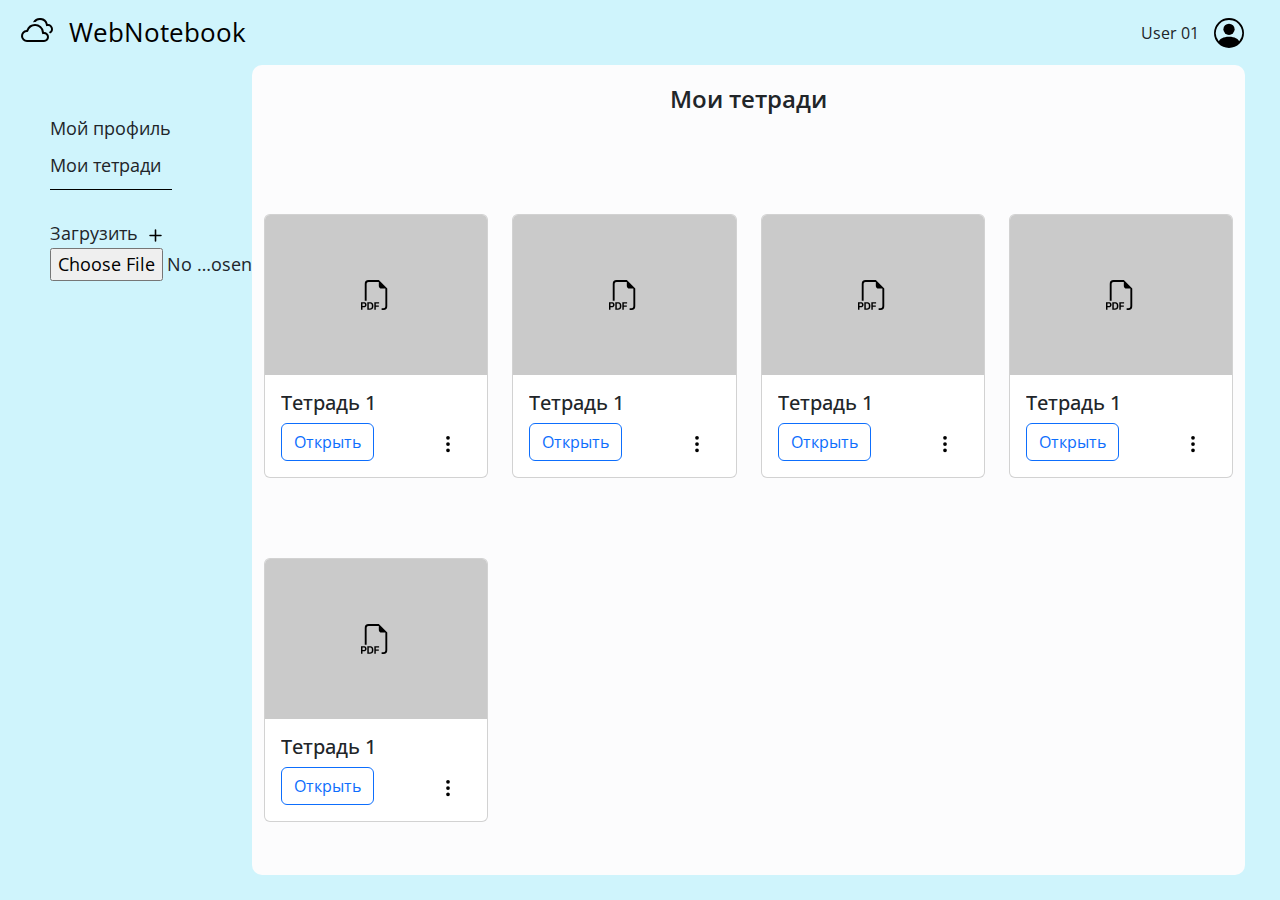
<file: index.html>
<!DOCTYPE html>
<html lang="en">
<head>
    <meta charset="UTF-8">
    <meta http-equiv="X-UA-Compatible" content="IE=edge">
    <meta name="viewport" content="width=device-width, initial-scale=1.0">
    <link rel="stylesheet" href="styles/bootstrap.min.css">
    <link rel="stylesheet" href="styles/style.css">
    <title>WebNotebook</title>
</head>
<body class="bg-info-subtle">
    <header>
        <nav class="navbar bg-info-subtle">
            <div class="container-fluid">
              <a class="navbar-brand" href="#">
                <img src="sources/icons/clouds.svg" alt="Logo" width="50" height="32" class="d-inline-block align-text-top">
                WebNotebook
              </a>
              <div class="authorized-user" id="authorized">
                <span></span>
                <img src="sources/icons/person-circle.svg" alt="profile-pic" width="30">
              </div>
              <div class="authorized-user" id="unauthorized">
                <a href="login.html" class="btn btn-outline-primary">Войти</a>
              </div>
            </div>
          </nav>
    </header>
    <main class="main">

      <div class="sidebar">
        <ul class="nav-sidebar">
            <li class="nav-sidebar__link"><a href="signin.html">Мой профиль</a></li>
            <li class="nav-sidebar__link"><a href="#">Мои тетради</a></li>
        </ul>
        <div class="sidebar__line"></div>
        
        <label for="input-file">Загрузить <img src="sources/icons/plus.svg" alt="" width="25"></label>
        <input type="file" id="input-file" name="input-file" accept="application/pdf">

        <!-- <a href="#" class="sidebar__btn btn btn-outline-primary">
          Загрузить      
          <img src="sources/icons/plus.svg" alt="" width="25"> 
        </a> -->
      </div>

      <div class="body bg-light-subtle">
          <h3 class="body__title">Мои тетради</h3>

          <div class="notes row">

            <div class="note-wrapper col-xl-3 col-md-4">
              <div class="note-card card" style="width: 18rem;">
                <div class="note-card__pic card-img-top">
                  <img src="sources/icons/doc.svg" alt="doc" width="30">
                </div>
                <div class="card-body">
                  <h5 class="card-title">Тетрадь 1</h5>
                  <div class="card__btn-group">
                    <a href="notebook.html" class="btn btn-outline-primary">Открыть</a>
                    <div class="dropdown">
                      <a class="btn" href="#" role="button" id="dropdownMenuLink" data-bs-toggle="dropdown" aria-expanded="false">
                        <img src="sources/icons/three-dots-vertical.svg" alt="" width="20">
                      </a>
                      <ul class="dropdown-menu">
                        <li><a class="dropdown-item" href="#">Редактировать</a></li>
                        <li><a class="dropdown-item" href="#">Скачать</a></li>
                        <li><hr class="dropdown-divider"></li>
                        <li><a class="dropdown-item" href="#">Удалить</a></li>
                      </ul>
                    </div>
                  </div>
                </div>
              </div>
            </div>

            <div class="note-wrapper col-xl-3 col-md-4">
              <div class="note-card card" style="width: 18rem;">
                <div class="note-card__pic card-img-top">
                  <img src="sources/icons/doc.svg" alt="doc" width="30">
                </div>
                <div class="card-body">
                  <h5 class="card-title">Тетрадь 1</h5>
                  <div class="card__btn-group">
                    <a href="notebook.html" class="btn btn-outline-primary">Открыть</a>
                    <div class="dropdown">
                      <a class="btn" href="#" role="button" id="dropdownMenuLink" data-bs-toggle="dropdown" aria-expanded="false">
                        <img src="sources/icons/three-dots-vertical.svg" alt="" width="20">
                      </a>
                      <ul class="dropdown-menu">
                        <li><a class="dropdown-item" href="#">Редактировать</a></li>
                        <li><a class="dropdown-item" href="#">Скачать</a></li>
                        <li><hr class="dropdown-divider"></li>
                        <li><a class="dropdown-item" href="#">Удалить</a></li>
                      </ul>
                    </div>
                  </div>
                </div>
              </div>
            </div>

            <div class="note-wrapper col-xl-3 col-md-4">
              <div class="note-card card" style="width: 18rem;">
                <div class="note-card__pic card-img-top">
                  <img src="sources/icons/doc.svg" alt="doc" width="30">
                </div>
                <div class="card-body">
                  <h5 class="card-title">Тетрадь 1</h5>
                  <div class="card__btn-group">
                    <a href="notebook.html" class="btn btn-outline-primary">Открыть</a>
                    <div class="dropdown">
                      <a class="btn" href="#" role="button" id="dropdownMenuLink" data-bs-toggle="dropdown" aria-expanded="false">
                        <img src="sources/icons/three-dots-vertical.svg" alt="" width="20">
                      </a>
                      <ul class="dropdown-menu">
                        <li><a class="dropdown-item" href="#">Редактировать</a></li>
                        <li><a class="dropdown-item" href="#">Скачать</a></li>
                        <li><hr class="dropdown-divider"></li>
                        <li><a class="dropdown-item" href="#">Удалить</a></li>
                      </ul>
                    </div>
                  </div>
                </div>
              </div>
            </div>

            <div class="note-wrapper col-xl-3 col-md-4">
              <div class="note-card card" style="width: 18rem;">
                <div class="note-card__pic card-img-top">
                  <img src="sources/icons/doc.svg" alt="doc" width="30">
                </div>
                <div class="card-body">
                  <h5 class="card-title">Тетрадь 1</h5>
                  <div class="card__btn-group">
                    <a href="notebook.html" class="btn btn-outline-primary">Открыть</a>
                    <div class="dropdown">
                      <a class="btn" href="#" role="button" id="dropdownMenuLink" data-bs-toggle="dropdown" aria-expanded="false">
                        <img src="sources/icons/three-dots-vertical.svg" alt="" width="20">
                      </a>
                      <ul class="dropdown-menu">
                        <li><a class="dropdown-item" href="#">Редактировать</a></li>
                        <li><a class="dropdown-item" href="#">Скачать</a></li>
                        <li><hr class="dropdown-divider"></li>
                        <li><a class="dropdown-item" href="#">Удалить</a></li>
                      </ul>
                    </div>
                  </div>
                </div>
              </div>
            </div>

            <div class="note-wrapper col-xl-3 col-md-4">
              <div class="note-card card" style="width: 18rem;">
                <div class="note-card__pic card-img-top">
                  <img src="sources/icons/doc.svg" alt="doc" width="30">
                </div>
                <div class="card-body">
                  <h5 class="card-title">Тетрадь 1</h5>
                  <div class="card__btn-group">
                    <a href="notebook.html" class="btn btn-outline-primary">Открыть</a>
                    <div class="dropdown">
                      <a class="btn" href="#" role="button" id="dropdownMenuLink" data-bs-toggle="dropdown" aria-expanded="false">
                        <img src="sources/icons/three-dots-vertical.svg" alt="" width="20">
                      </a>
                      <ul class="dropdown-menu">
                        <li><a class="dropdown-item" href="#">Редактировать</a></li>
                        <li><a class="dropdown-item" href="#">Скачать</a></li>
                        <li><hr class="dropdown-divider"></li>
                        <li><a class="dropdown-item" href="#">Удалить</a></li>
                      </ul>
                    </div>
                  </div>
                </div>
              </div>
            </div>

          </div>
      </div>
    </main>

  <script src="scripts/bootstrap.bundle.min.js"></script>
  <script src="scripts/user.js"></script>
</body>
</html>
</file>
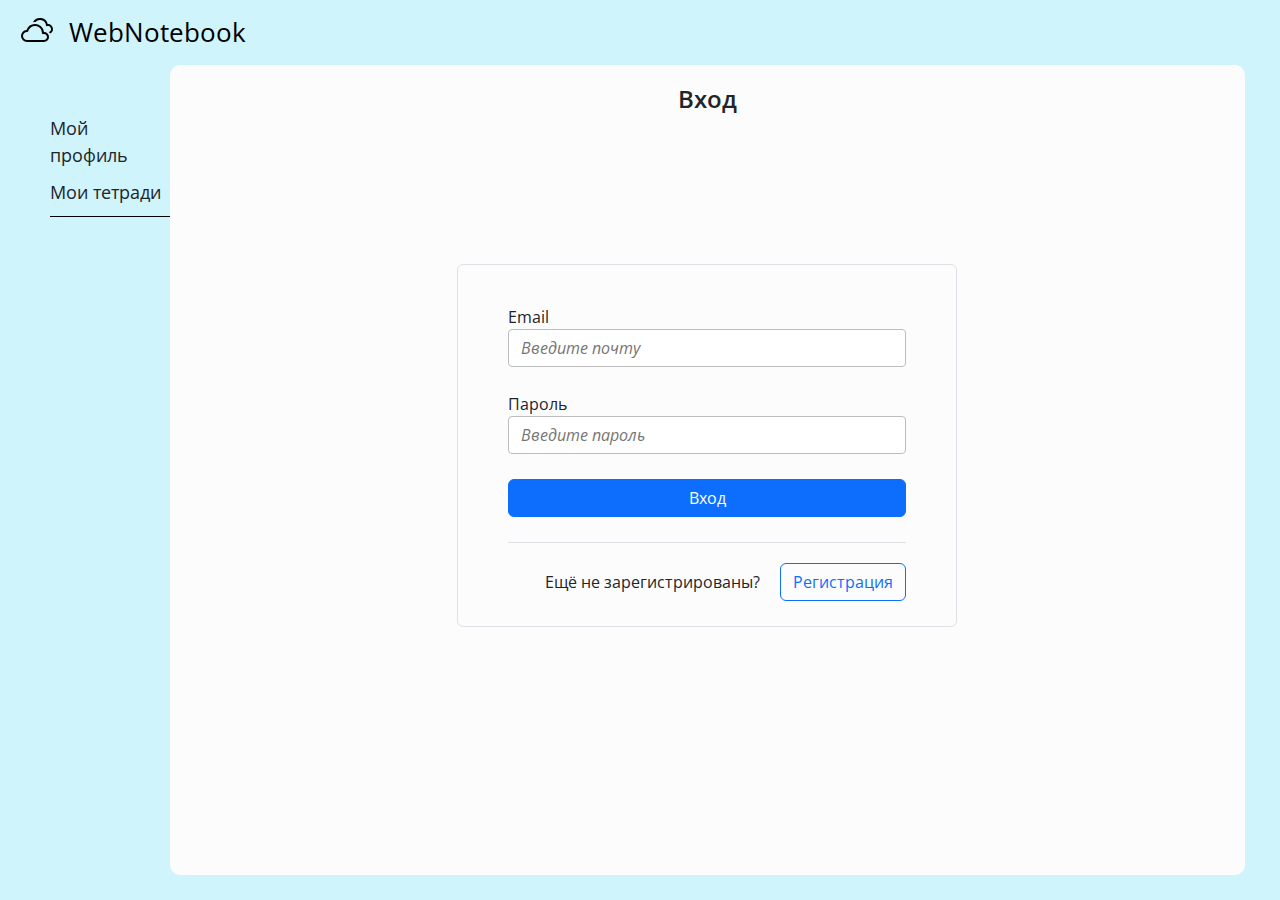
<file: login.html>
<!DOCTYPE html>
<html lang="en">
<head>
    <meta charset="UTF-8">
    <meta http-equiv="X-UA-Compatible" content="IE=edge">
    <meta name="viewport" content="width=device-width, initial-scale=1.0">
    <link rel="stylesheet" href="styles/bootstrap.min.css">
    <link rel="stylesheet" href="styles/style.css">
    <title>WebNotebook</title>
</head>
<body class="bg-info-subtle">
    <header>
        <nav class="navbar bg-info-subtle">
            <div class="container-fluid">
              <a class="navbar-brand" href="index.html">
                <img src="sources/icons/clouds.svg" alt="Logo" width="50" height="32" class="d-inline-block align-text-top">
                WebNotebook
              </a>
              
            </div>
          </nav>
    </header>
    <main class="main">
        <div class="sidebar">
            <ul class="nav-sidebar">
                <li class="nav-sidebar__link"><a href="profile.html">Мой профиль</a></li>
                <li class="nav-sidebar__link"><a href="index.html">Мои тетради</a></li>
            </ul>
            <div class="sidebar__line"></div>
          </div>

        <div class="body bg-light-subtle">
          <h3 class="body__title">Вход</h3>
          
          <div class="signin-wrapper border rounded">
            <form action="#" class="signin" autocomplete="on">

              <div class="signin__input-wrapper">
                <label for="uemail">Email</label>
                <input type="email" name="uemail" required="required" class="signin__input" placeholder="Введите почту">
              </div>

              <div class="signin__input-wrapper">
                <label for="upassword">Пароль</label>
                <input type="password" name="upassword" required="required" class="signin__input" placeholder="Введите пароль">
              </div>

              <div class="signin__input-wrapper">
                <input type="submit" value="Вход" class="btn btn-primary">
              </div>
            </form>

            <div class="to-signin border-top">
              <span>Ещё не зарегистрированы?</span>
              <a href="signin.html" class="btn btn-outline-primary">Регистрация</a>
            </div>
          </div>
        </div>
    </main>
</body>
</html>
</file>
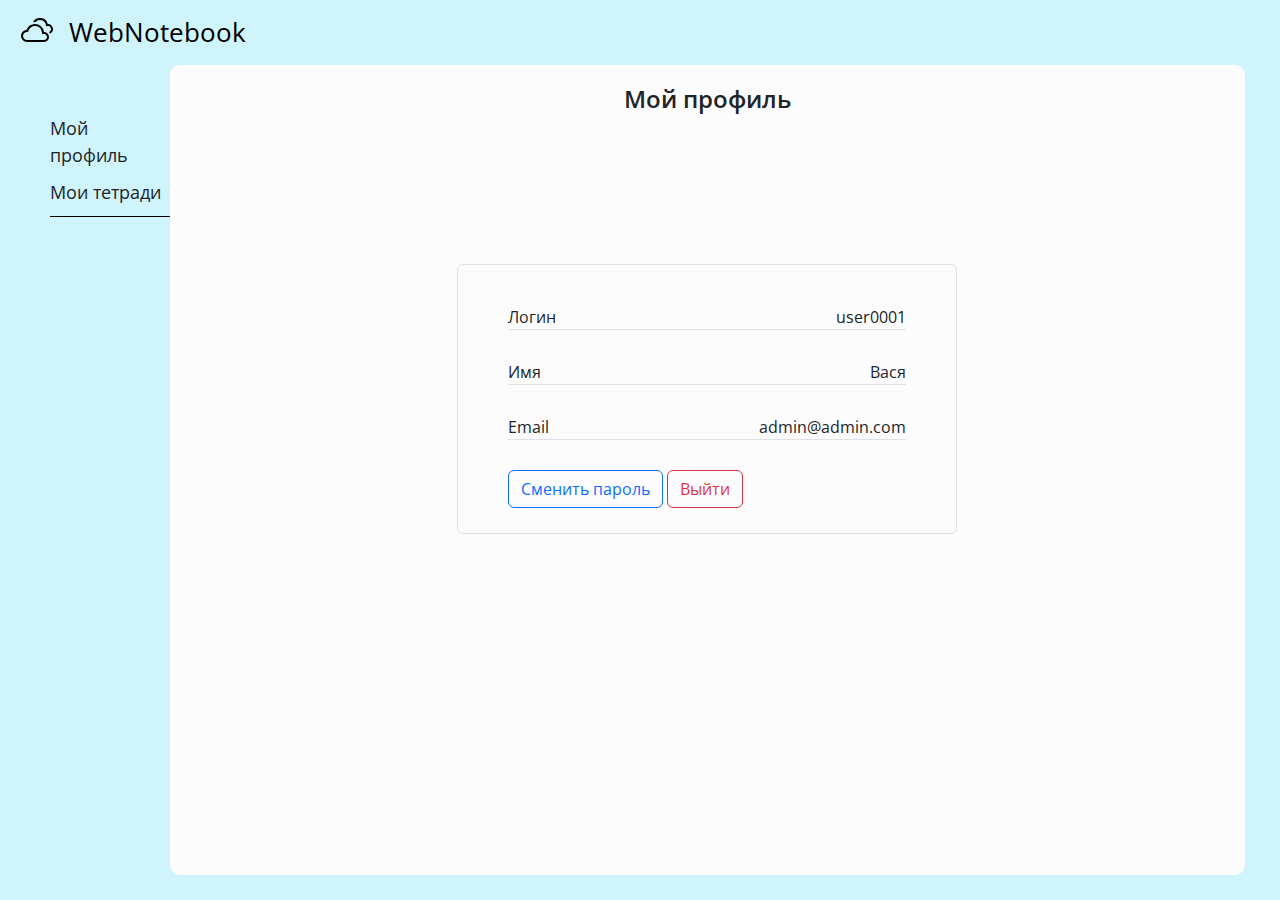
<file: profile.html>
<!DOCTYPE html>
<html lang="en">
<head>
    <meta charset="UTF-8">
    <meta http-equiv="X-UA-Compatible" content="IE=edge">
    <meta name="viewport" content="width=device-width, initial-scale=1.0">
    <link rel="stylesheet" href="styles/bootstrap.min.css">
    <link rel="stylesheet" href="styles/style.css">
    <title>WebNotebook</title>
</head>
<body class="bg-info-subtle">
    <header>
        <nav class="navbar bg-info-subtle">
            <div class="container-fluid">
              <a class="navbar-brand" href="index.html">
                <img src="sources/icons/clouds.svg" alt="Logo" width="50" height="32" class="d-inline-block align-text-top">
                WebNotebook
              </a>
            </div>
          </nav>
    </header>
    <main class="main">
        <div class="sidebar">
            <ul class="nav-sidebar">
                <li class="nav-sidebar__link"><a href="signin.html">Мой профиль</a></li>
                <li class="nav-sidebar__link"><a href="index.html">Мои тетради</a></li>
            </ul>
            <div class="sidebar__line"></div>
          </div>

        <div class="body bg-light-subtle">
          <h3 class="body__title">Мой профиль</h3>
          
          <div class="user-profile border rounded">
            <div class="user__login border-bottom">
              <span>Логин</span>
              <span>user0001</span>
            </div>
            <div class="user__name border-bottom">
              <span>Имя</span>
              <span>Вася</span>
            </div>
            <div class="user__email border-bottom">
              <span>Email</span>
              <span>admin@admin.com</span>
            </div>
            <div class="profile-btn">
              <button type="button" class="btn btn-outline-primary">Сменить пароль</button>
              <button type="button" class="btn btn-outline-danger">Выйти</button>
            </div>
          </div>
        </div>
    </main>
</body>
</html>
</file>
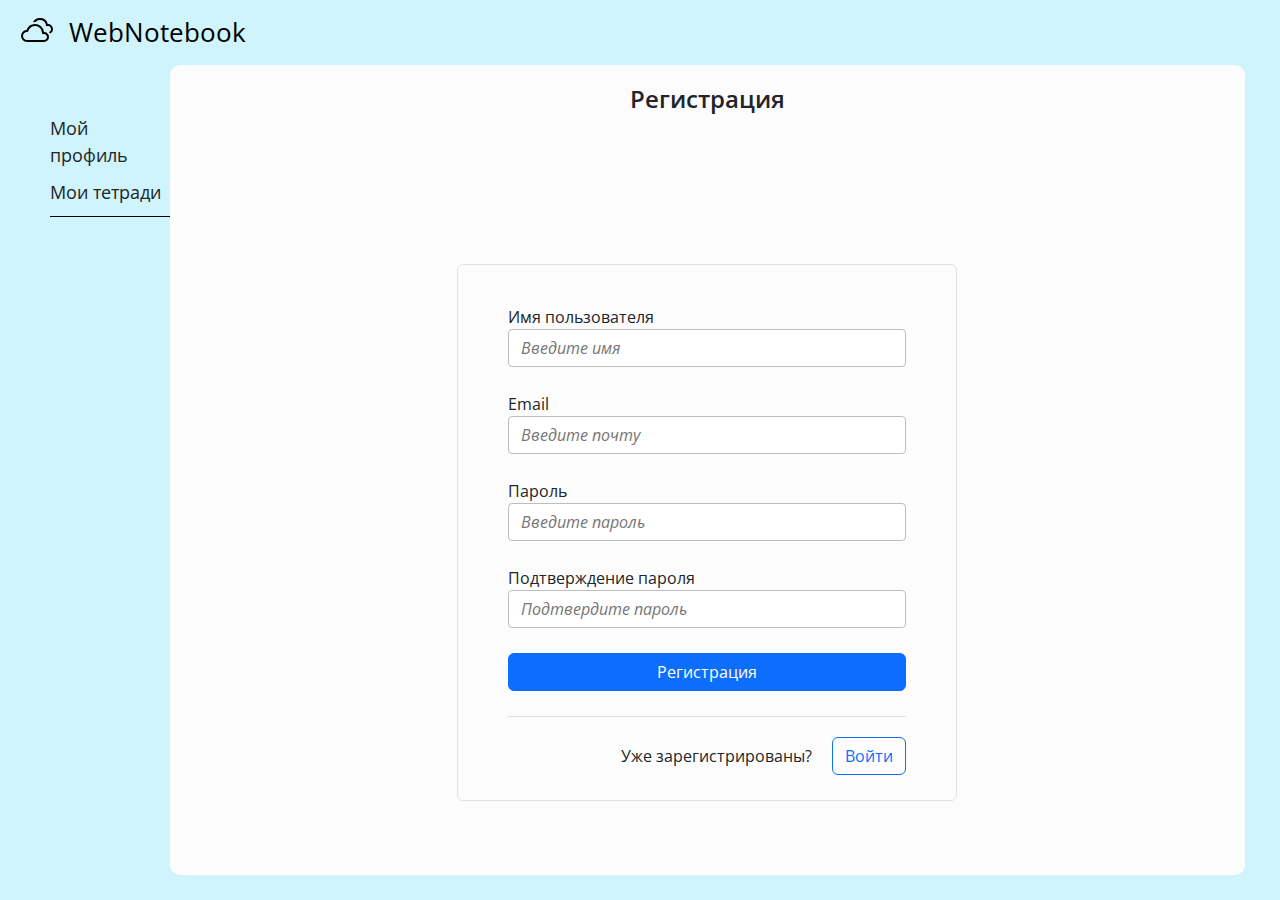
<file: signin.html>
<!DOCTYPE html>
<html lang="en">
<head>
    <meta charset="UTF-8">
    <meta http-equiv="X-UA-Compatible" content="IE=edge">
    <meta name="viewport" content="width=device-width, initial-scale=1.0">
    <link rel="stylesheet" href="styles/bootstrap.min.css">
    <link rel="stylesheet" href="styles/style.css">
    <title>WebNotebook</title>
</head>
<body class="bg-info-subtle">
    <header>
        <nav class="navbar bg-info-subtle">
            <div class="container-fluid">
              <a class="navbar-brand" href="index.html">
                <img src="sources/icons/clouds.svg" alt="Logo" width="50" height="32" class="d-inline-block align-text-top">
                WebNotebook
              </a>
            </div>
          </nav>
    </header>
    <main class="main">
        <div class="sidebar">
            <ul class="nav-sidebar">
                <li class="nav-sidebar__link"><a href="profile.html">Мой профиль</a></li>
                <li class="nav-sidebar__link"><a href="index.html">Мои тетради</a></li>
            </ul>
            <div class="sidebar__line"></div>
          </div>

        <div class="body bg-light-subtle">
          <h3 class="body__title">Регистрация</h3>
          
          <div class="signin-wrapper border rounded">
            <form action="#" class="signin" autocomplete="on">

              <div class="signin__input-wrapper">
                <label for="uname">Имя пользователя</label>
                <input type="text" name="uname" required="required" class="signin__input" placeholder="Введите имя">
              </div>

              <div class="signin__input-wrapper">
                <label for="uemail">Email</label>
                <input type="email" name="uemail" required="required" class="signin__input" placeholder="Введите почту">
              </div>

              <div class="signin__input-wrapper">
                <label for="upassword">Пароль</label>
                <input type="password" name="upassword" required="required" class="signin__input" placeholder="Введите пароль">
              </div>

              <div class="signin__input-wrapper">
                <label for="upassword-confirm">Подтверждение пароля</label>
                <input type="password" name="upassword-confirm" required="required" class="signin__input" placeholder="Подтвердите пароль">
              </div>

              <div class="signin__input-wrapper">
                <input type="submit" value="Регистрация" class="btn btn-primary">
              </div>
            </form>

            <div class="to-login border-top">
              <span>Уже зарегистрированы?</span>
              <a href="login.html" class="btn btn-outline-primary">Войти</a>
            </div>
          </div>
        </div>
    </main>
</body>
</html>
</file>
<file: styles/style.css>
@import url('https://fonts.googleapis.com/css2?family=Open+Sans:ital,wght@0,400;0,600;0,700;1,400&display=swap');

:root {
    --note-img-bg: rgb(202, 202, 202);
}

body {
    font-family: 'Open Sans', sans-serif;
}

a {
    text-decoration: none;
    color: inherit;
}

ul {
    margin: 0;
    padding: 0;
}

li {
    list-style-type: none;
}

.row {
    margin: 0;
}

/* ------------------------------------------------------ */

.navbar-brand {
    font-size: 26px;
}

.authorized-user {
    display: flex;
    align-items: center;
    margin-right: 24px;
}

.authorized-user span {
    margin-right: 15px;
}

.main {
    display: flex;
    justify-content: space-between;
}

.sidebar {
    display: flex;
    flex-direction: column;

    max-width: 252px;

    padding-top: 50px;
    padding-left: 50px;
    font-size: 18px;
}

.nav-sidebar__link {
    margin-bottom: 10px;
}

.nav-sidebar__link:hover {
    text-decoration: underline;
    list-style-type: circle;
}

.sidebar__line {
    border-top: 1px solid black;
    margin-bottom: 30px;
    max-width: 122px;
}


/*  ------------------------------------------------------ */

.body {
    height: 90vh;
    width: 85%;
    border-radius: 10px;

    margin: 0 35px 0 0;

    overflow-y: auto;
}

.body__title {
    text-align: center;
    font-size: 24px;
    font-weight: 600;
    margin: 20px 0;
}


.note-wrapper {
    display: flex;
    justify-content: center;
    margin-top: 80px;
}

.note-card {
    text-align: start;
}

.note-card__pic {
    width: 100%;
    height: 160px;
    background-color: var(--note-img-bg);

    display: flex;
    justify-content: center;
    align-items: center;
}

.card-title {
    text-overflow: ellipsis;
    white-space: nowrap;
    overflow: hidden;
}

.card__btn-group {
    display: flex;
    justify-content: space-between;
}

/* ----- profile ------------- */

.user-profile {
    margin: 150px auto 0 auto;
    padding: 40px 50px 25px 50px;
    max-width: 500px;
}

[class*=user__] {
    display: flex;
    justify-content: space-between;
    margin-bottom: 30px;
}

/* ----- signin ------------------ */

.signin-wrapper {
    margin: 150px auto 0 auto;
    padding: 40px 50px 25px 50px;
    max-width: 500px;
}

.signin__input-wrapper {
    display: flex;
    flex-direction: column;

    margin-bottom: 25px;
}

.signin__input {
    color: #212529;
    padding: 0.375rem 0.75rem;

    background-color: #fff;
    background-clip: padding-box;
    border: 1px solid #bdbdbd;
    border-radius: 0.25rem;
    transition: border-color 0.15s ease-in-out, box-shadow 0.15s ease-in-out;
}

.signin__input::placeholder {
    font-style: italic;
}

.signin__input:focus {
    border-color: #bdbdbd;
    outline: 0;
    box-shadow: 0 0 0 0.2rem rgba(158, 158, 158, 0.25);
}

.to-login,
.to-signin {
    padding-top: 20px;
    display: flex;
    justify-content: end;
    align-items: center;
}

.to-login span,
.to-signin span {
    margin-right: 20px;
}

/* ----- notebook --------------- */

.note-content h5 {
    font-style: italic;
}

.content__item {
    display: flex;
    align-items: center;
}

.content__item:hover {
    list-style-type: circle;
}

.notebook {
    display: flex;
    flex-direction: column;
    align-items: center;

    padding: 0 0 10px 0;
}

.top-bar {
    display: flex;
    align-items: center;
}

.top-bar__btn {
    margin-left: 5px;
    padding: 1px 6px;
    border: 1px solid rgb(129, 129, 129);
    border-radius: 5px;
}
.download-btn,
.delete-btn {
    margin-left: 20px;
}



.page-input {
    max-width: 50px;
}


#page-num {
    display: none;
}

.add-page {
    margin-left: 70px;
    display: flex;
    align-items: center;
}

.add-input {
    margin-left: 5px;
    display: flex;
    flex-direction: column;
}
.add-input button {
    max-width: 138px;
    margin-top: 5px;
    border: 1px solid rgb(129, 129, 129);
    border-radius: 3px;
}

.page {
    border: 1px solid rgb(129, 129, 129);
    margin-top: 10px;
}
</file>
